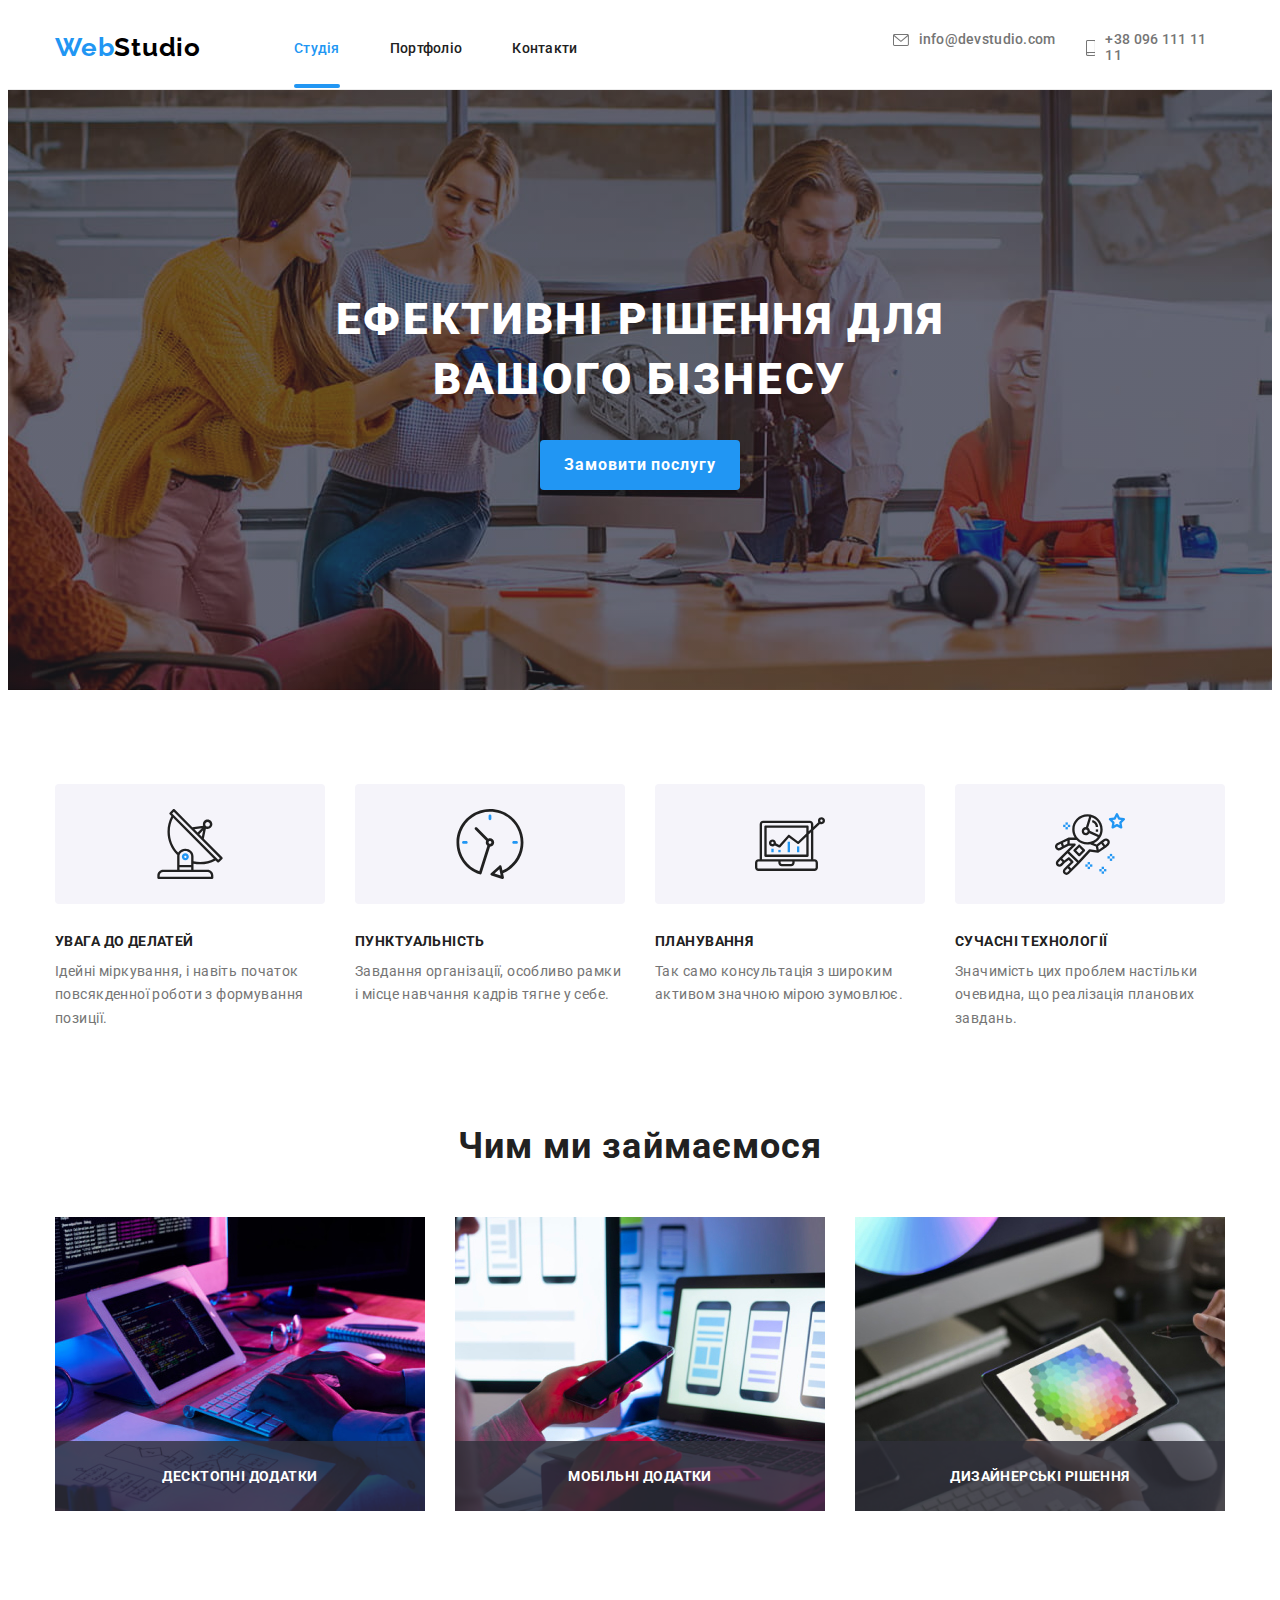
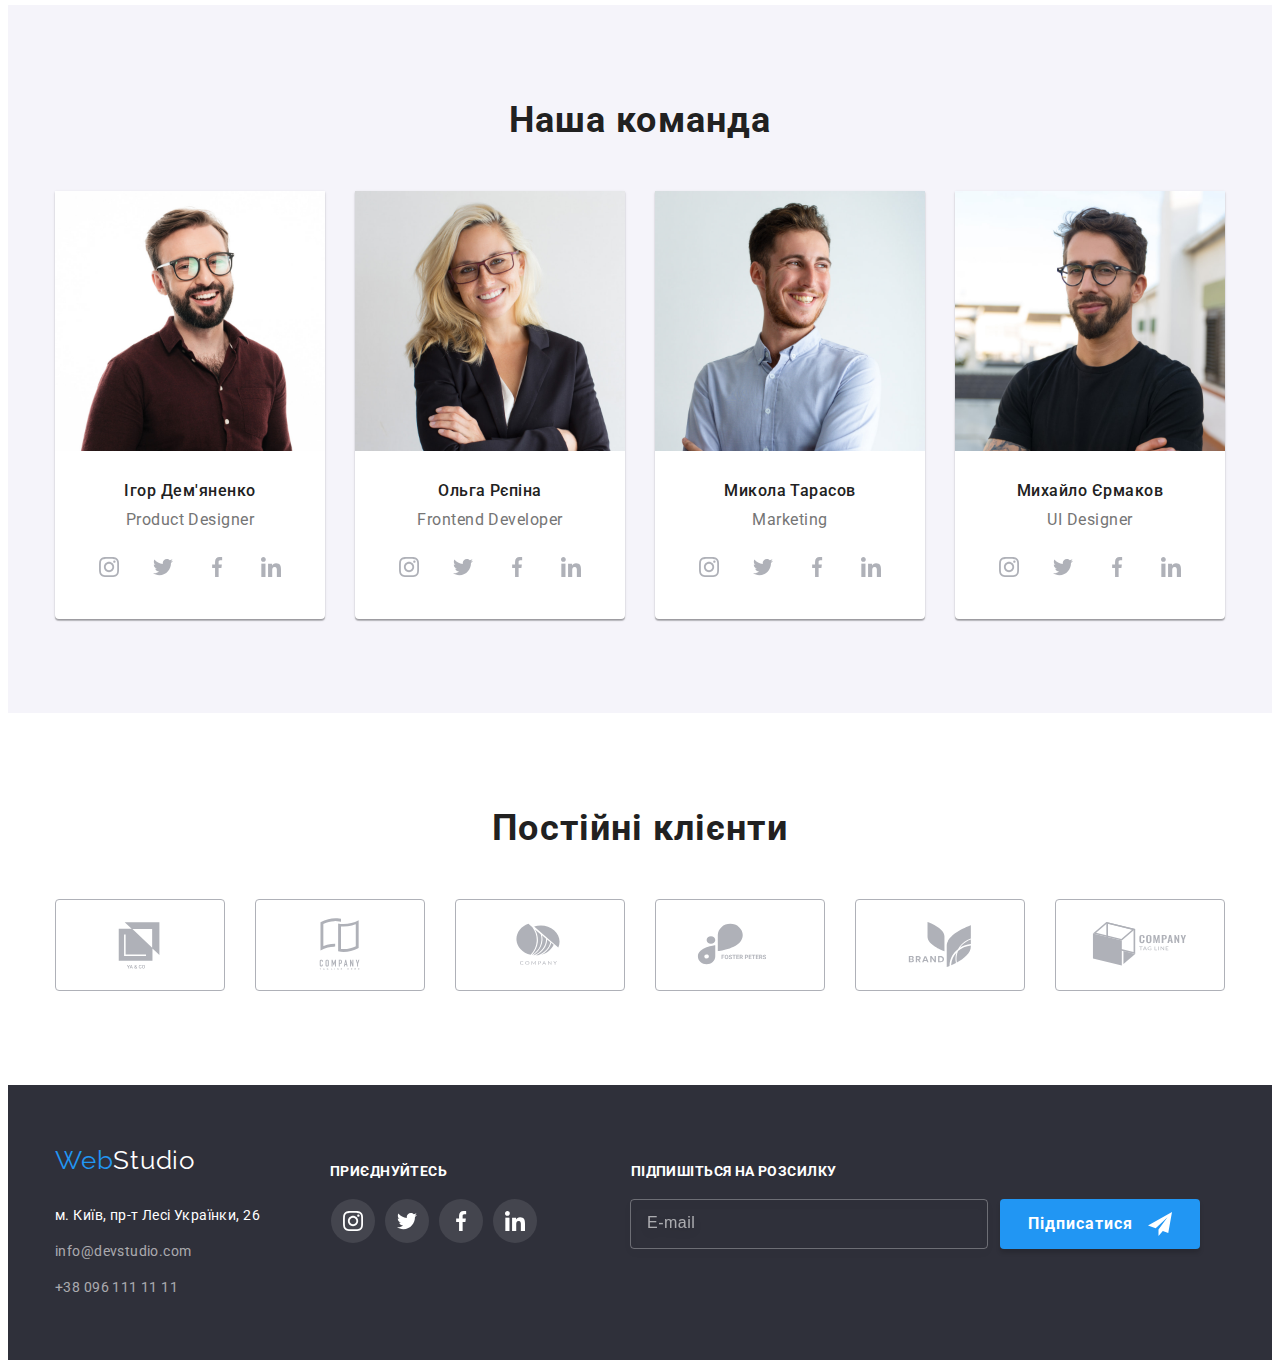
<file: index.html>
<!DOCTYPE html>
<html lang="uk">
<head>
    <meta charset="UTF-8">
    <meta http-equiv="X-UA-Compatible" content="IE=edge">
    <meta name="viewport" content="width=device-width, initial-scale=1.0">
    <title>Document</title>
    
    <link rel="preconnect" href="https://fonts.googleapis.com">
    <link rel="preconnect" href="https://fonts.gstatic.com" crossorigin>
    <link href="https://fonts.googleapis.com/css2?family=Raleway:wght@700&family=Roboto:wght@400;500;700;900&display=swap" rel="stylesheet">
    <link rel="stylesheet" href="https://cdnjs.cloudflare.com/ajax/libs/modern-normalize/1.1.0/modern-normalize.min.css" integrity="sha512-wpPYUAdjBVSE4KJnH1VR1HeZfpl1ub8YT/NKx4PuQ5NmX2tKuGu6U/JRp5y+Y8XG2tV+wKQpNHVUX03MfMFn9Q==" crossorigin="anonymous" referrerpolicy="no-referrer" />
    <link rel="stylesheet" href="./css/styles.css">
</head>
<body>
 <header  class="header">
  <div class="container">
    <div class="header-container">
<nav class="header-nav">
    <a class="link-logo" href="./"><span class="logo-web">Web</span>Studio</a>
    <ul class="list header-menu">
        <li><a class="link link-nav current" href="./index.html">Студія</a></li>
        <li><a class="link link-nav" href="./portfolio.html">Портфоліо</a></li>
        <li><a class="link link-nav" href="#">Контакти</a></li>
    </ul>
    </nav> 
    <ul class="list header-contacts">
    <li>    
      <a class="link mailto-header" href="mailto:info@devstudio.com">
        <svg class="mailto-icon" width="16" height="12">
        <use href="./images/icons.svg#icon-envelope"></use>
      </svg>info@devstudio.com</a>    
    </li>
    <li>         
      <a class="link tel-header" href="tel:+380961111111">
        <svg class="tel-icon" width="10" height="16">
        <use href="./images/icons.svg#icon-smartphone"></use>
      </svg>+38 096 111 11 11</a>
    </li>
    </ul>
    </div>
  </div>
</header>   
 <main>
    <section class="section hero">
    <div class="container">
      <h1 class="hero-title">Ефективні рішення для вашого бізнесу</h1>
      <button type="button" class="button hero-button" data-modal-open>Замовити послугу</button>  
    </div>
    </section>
    <section class="section feature">
      <div class="container">
      <h2 class="visually-hidden">Особливості</h2>
      <ul class="list feature-list">
        <li>
          <div class="feature-card">
            <svg class="feature-icon" width="70" height="70">
              <use href="./images/icons.svg#icon-antenna"></use>
            </svg>
          </div>
            <h3 class="feature-title">Увага до делатей</h3>
            <p class="feature-text">Ідейні міркування, і навіть початок повсякденної роботи з формування позиції.</p>
        </li>
        <li>
          <div class="feature-card">
            <svg class="feature-icon" width="70" height="70">
              <use href="./images/icons.svg#icon-clock"></use>
            </svg>
          </div>
            <h3 class="feature-title">Пунктуальність</h3>
            <p class="feature-text">Завдання організації, особливо рамки і місце навчання кадрів тягне у себе.</p>
        </li>
        <li>
          <div class="feature-card">
            <svg class="feature-icon" width="70" height="70">
              <use href="./images/icons.svg#icon-diagram"></use>
            </svg>
          </div> 
            <h3 class="feature-title">Планування</h3>
            <p class="feature-text">Так само консультація з широким активом значною мірою зумовлює.</p>
        </li>
        <li>
          <div class="feature-card">
            <svg class="feature-icon" width="70" height="70">
              <use href="./images/icons.svg#icon-astronaut"></use>
            </svg>
          </div>
            <h3 class="feature-title">Сучасні технології</h3>
            <p class="feature-text">Значимість цих проблем настільки очевидна, що реалізація планових завдань.</p>
        </li>
      </ul>
      </div>  
    </section>
    <section class="section">
      <div class="container">
       <h2 class="section-title">Чим ми займаємося</h2>
        <ul class="list boxes-list">
        <li class="box">
          <img src="./images/box-1.jpg" alt="Людина працює з комп'ютером" class="box-img">
          <h3 class="box-title">Десктопні додатки</h3>
        </li>
        <li class="box">
          <img src="./images/box-2.jpg" alt="Людина працює з телефоном та ноутбуком">
          <h3 class="box-title">Мобільні додатки</h3>
        </li>
        <li class="box">
          <img src="./images/box-3.jpg" alt="Людина працює з планшетом">
          <h3 class="box-title">Дизайнерські рішення</h3>
        </li>
        </ul>
      </div>
    </section>
    <section class="section our-team">
      <div class="container">
       <h2 class="section-title">Наша команда</h2>
        <ul class="list cards-list">
    <li class="card"><img class="team-img" src="./images/product-designer.jpg" alt="Усміхнений хлопець в окулярах">
      <div class="teammate">  
        <h3 class="teammate-name">Ігор Дем'яненко</h3>
        <p lang="en" class="teammate-position">Product Designer</p>
        <ul class="list socials-list">
          <li class="social-item">
            <a class="link social-link" href="#">
            <svg class="social-icon" width="20" height="20">
            <use href="./images/icons.svg#icon-instagram"></use>
            </svg>
            </a>
          </li>
          <li class="social-item">
            <a class="link social-link" href="#">
            <svg class="social-icon" width="20" height="20">
            <use href="./images/icons.svg#icon-twitter"></use>
            </svg>
            </a>
          </li>
          <li class="social-item">
            <a class="link social-link" href="#">
            <svg class="social-icon" width="20" height="20">
            <use href="./images/icons.svg#icon-facebook"></use>
            </svg>
            </a>
          </li>
          <li class="social-item">
            <a class="link social-link" href="#">
            <svg class="social-icon" width="20" height="20">
            <use href="./images/icons.svg#icon-linkedin"></use>
            </svg>
            </a>
          </li>
        </ul>        
        </div>
    </li>
      <li class="card"><img class="team-img" src="./images/frontend-developer.jpg" alt="Усміхнена дівчина в окулярах">
        <div class="teammate">
        <h3 class="teammate-name">Ольга Рєпіна</h3>
        <p lang="en" class="teammate-position">Frontend Developer</p>
        <ul class="list socials-list">
          <li class="social-item">
            <a class="link social-link" href="#">
            <svg class="social-icon" width="20" height="20">
            <use href="./images/icons.svg#icon-instagram"></use>
            </svg>
            </a>
          </li>
          <li class="social-item">
            <a class="link social-link" href="#">
            <svg class="social-icon" width="20" height="20">
            <use href="./images/icons.svg#icon-twitter"></use>
            </svg>
            </a>
          </li>
          <li class="social-item">
            <a class="link social-link" href="#">
            <svg class="social-icon" width="20" height="20">
            <use href="./images/icons.svg#icon-facebook"></use>
            </svg>
            </a>
          </li>
          <li class="social-item">
            <a class="link social-link" href="#">
            <svg class="social-icon" width="20" height="20">
            <use href="./images/icons.svg#icon-linkedin"></use>
            </svg>
            </a>
          </li>
        </ul>
        </div>
    </li>
      <li class="card"><img class="team-img" src="./images/marketing.jpg" alt="Усміхнений хлопець">
        <div class="teammate">
        <h3 class="teammate-name">Микола Тарасов</h3>
        <p lang="en" class="teammate-position">Marketing</p>
        <ul class="list socials-list">
          <li class="social-item">
            <a class="link social-link" href="#">
            <svg class="social-icon" width="20" height="20">
            <use href="./images/icons.svg#icon-instagram"></use>
            </svg>
            </a>
          </li>
          <li class="social-item">
            <a class="link social-link" href="#">
            <svg class="social-icon" width="20" height="20">
            <use href="./images/icons.svg#icon-twitter"></use>
            </svg>
            </a>
          </li>
          <li class="social-item">
            <a class="link social-link" href="#">
            <svg class="social-icon" width="20" height="20">
            <use href="./images/icons.svg#icon-facebook"></use>
            </svg>
            </a>
          </li>
          <li class="social-item">
            <a class="link social-link" href="#">
            <svg class="social-icon" width="20" height="20">
            <use href="./images/icons.svg#icon-linkedin"></use>
            </svg>
            </a>
          </li>
        </ul>
        </div>
    </li>
      <li class="card"><img class="team-img" src="./images/ui-designer.jpg" alt="Усміхнений хлопець в окулярах">
        <div class="teammate">
        <h3 class="teammate-name">Михайло Єрмаков</h3>
        <p lang="en" class="teammate-position">UI Designer</p>
        <ul class="list socials-list">
          <li class="social-item">
            <a class="link social-link" href="#">
            <svg class="social-icon" width="20" height="20">
            <use href="./images/icons.svg#icon-instagram"></use>
            </svg>
            </a>
          </li>
          <li class="social-item">
            <a class="link social-link" href="#">
            <svg class="social-icon" width="20" height="20">
            <use href="./images/icons.svg#icon-twitter"></use>
            </svg>
            </a>
          </li>
          <li class="social-item">
            <a class="link social-link" href="#">
            <svg class="social-icon" width="20" height="20">
            <use href="./images/icons.svg#icon-facebook"></use>
            </svg>
            </a>
          </li>
          <li class="social-item">
            <a class="link social-link" href="#">
            <svg class="social-icon" width="20" height="20">
            <use href="./images/icons.svg#icon-linkedin"></use>
            </svg>
            </a>
          </li>
        </ul>
        </div>
    </li>
        </ul>
      </div>
    </section>
    <section class="section">
      <div class="container">
        <h2 class="section-title">Постійні клієнти</h2>
        <ul class="list clients-list">
        <li>
          <a class="link client-link" href="#">
          <svg class="client-icon" width="106" height="60">
          <use href="./images/icons.svg#icon-ya-co"></use>
          </svg>
        </a>
        </li>
        <li>
          <a class="link client-link" href="#">
          <svg class="client-icon" width="106" height="60">
          <use href="./images/icons.svg#icon-company-two"></use>
          </svg>
        </a>
        </li>
        <li>
          <a class="link client-link" href="#">
          <svg class="client-icon" width="106" height="60">
          <use href="./images/icons.svg#icon-company-three"></use>
          </svg>
        </a>
        </li>
        <li>
          <a class="link client-link" href="#">
          <svg class="client-icon" width="106" height="60">
          <use href="./images/icons.svg#icon-foster-peters"></use>
          </svg>
        </a>
        </li>
        <li>
          <a class="link client-link" href="#">
          <svg class="client-icon" width="106" height="60">
          <use href="./images/icons.svg#icon-brand"></use>
          </svg>
        </a>
        </li>
        <li>
          <a class="link client-link" href="#">
          <svg class="client-icon" width="106" height="60">
          <use href="./images/icons.svg#icon-tagline-here"></use>
          </svg>
        </a>
        </li>
        </ul>
      </div>
    </section>
 </main>
<footer class="footer">
  <div class="container footer-container">
    <div class="logo">
    <a class="link-logo-footer" href="./"><span class="logo-web">Web</span>Studio</a>
    <address class="address">
      <ul class="list">
        <li><a class="link-address" href="https://goo.gl/maps/TG8gePgE3f3uXfUr5" target="_blank" rel="noopener noreferrer nofollow">м. Київ, пр-т Лесі Українки, 26</a></li>
        <li><a class="link-address mailto" href="mailto:info@devstudio.com">info@devstudio.com</a></li>
        <li><a class="link-address tel" href="tel:+380961111111">+38 096 111 11 11</a></li>
      </ul>    
    </address>
    </div>
    <div class="join">
      <h2 class="join-title">Приєднуйтесь</h2>    
        <ul class="list socials-list">
          <li class="social-item">
            <a class="link join-social-link" href="#">
            <svg class="join-social-icon" width="20" height="20">
            <use href="./images/icons.svg#icon-instagram"></use>
            </svg>
            </a>
          </li>
          <li class="social-item">
            <a class="link join-social-link" href="#">
            <svg class="join-social-icon" width="20" height="20">
            <use href="./images/icons.svg#icon-twitter"></use>
            </svg>
            </a>
          </li>
          <li class="social-item">
            <a class="link join-social-link" href="#">
            <svg class="join-social-icon" width="20" height="20">
            <use href="./images/icons.svg#icon-facebook"></use>
            </svg>
            </a>
          </li>
          <li class="social-item">
            <a class="link join-social-link" href="#">
            <svg class="join-social-icon" width="20" height="20">
            <use href="./images/icons.svg#icon-linkedin"></use>
            </svg>
            </a>
          </li>
        </ul>
    </div>
    <form class="subscribe-form">
      <h2 class="subscribe-title">Підпишіться на розсилку</h2>
     <div class="subscribe">  
        <input class="subscribe-input" type="email" placeholder="E-mail">
        <button class="button subscribe-button" type="submit">
        Підписатися
          <svg class="subscribe-icon" width="24" height="24">
            <use href="./images/icons.svg#icon-send"></use>
          </svg>
        </button>
      </div>
    </form>            
</div>
 </footer>
<div class="backdrop is-hidden" data-modal>
  <div class="modal">
    <button type="button" class="close-button" data-modal-close>
      <svg class="close-icon" width="18" height="18">
        <use href="./images/icons.svg#icon-close-black"></use>
      </svg>
    </button>
    <h2 class="form-title">Залиште свої дані, ми вам передзвонимо</h2>
    <form class="user-form" name="user-form" autocomplete="on">
      <label class="form-field-label" for="user-name">Ім'я</label>
      <div class="form-field">
        <input class="form-field-input" id="user-name" type="text" name="user-name" required minlength="2">
        <svg class="form-field-icon" width="18" height="18">
          <use href="./images/icons.svg#icon-person"></use>
        </svg>
      </div>
      <label class="form-field-label" for="user-tel">Телефон</label>
      <div class="form-field">
        <input class="form-field-input" id="user-tel" type="tel" name="user-tel" required>
        <svg class="form-field-icon" width="18" height="18">
          <use href="./images/icons.svg#icon-phone"></use>
        </svg>
      </div>
      <label class="form-field-label" for="user-email">Пошта</label>
      <div class="form-field">
        <input class="form-field-input" id="user-email" type="email" name="user-email" required>
        <svg class="form-field-icon" width="18" height="18">
          <use href="./images/icons.svg#icon-email"></use>
        </svg>
      </div>
      <label class="form-field-label" for="user-comment">Коментар</label>
      <textarea class="form-field-textarea" name="user-comment" id="user-comment" placeholder="Введіть текст"></textarea>
      <div class="terms-checkbox checkbox">
        <input class="checkbox-input" type="checkbox" name="terms-checkbox" id="checkbox" required>
        <svg class="checkbox-icon" width="16" height="15">
          <use href="./images/icons.svg#icon-check"></use>
        </svg>
        <label class="checkbox-label" for="checkbox">Погоджуюся з розсилкою та приймаю  <a class="terms-ref" href="#">Умови договору</a></label>
      </div>
      <button class="button submit-button" type="submit">Відправити</button>
    </form>
  </div>
</div>
 <script src="./js/modal.js"></script>
</body>
</html>
</file>
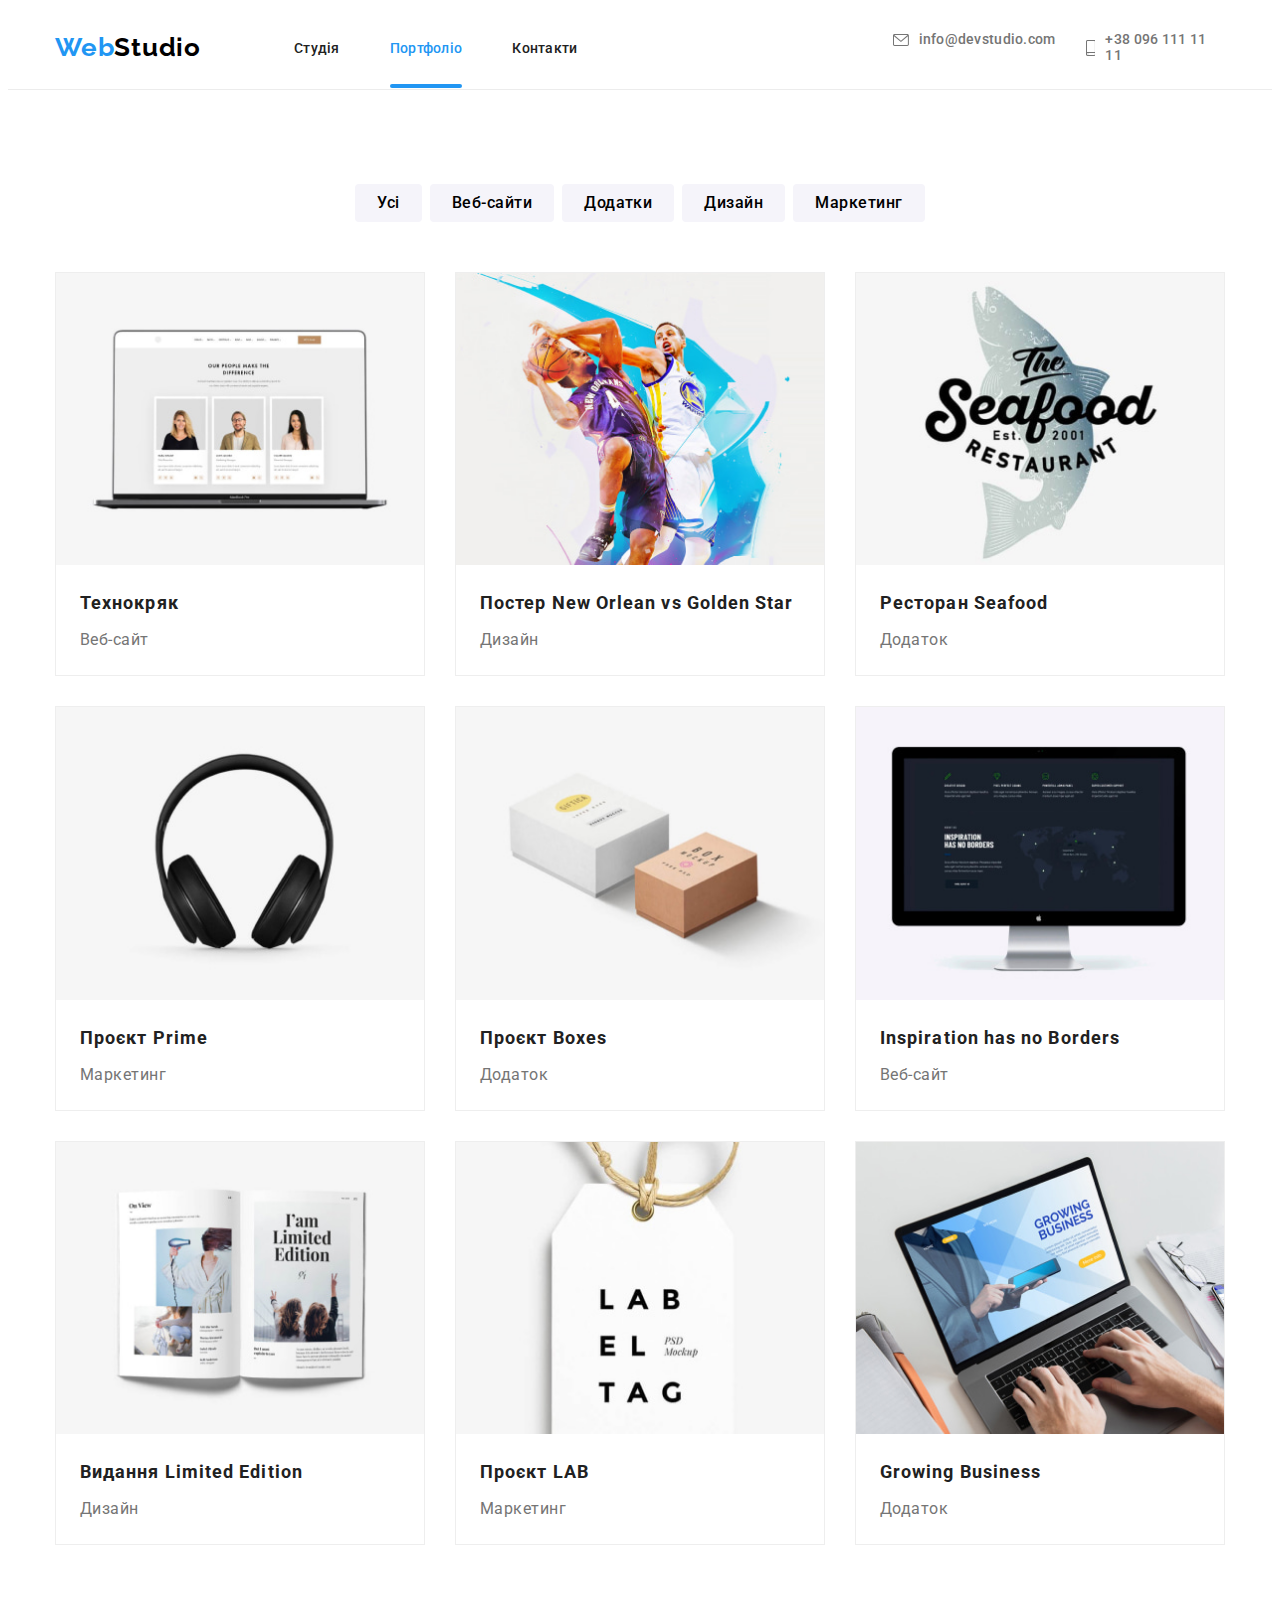
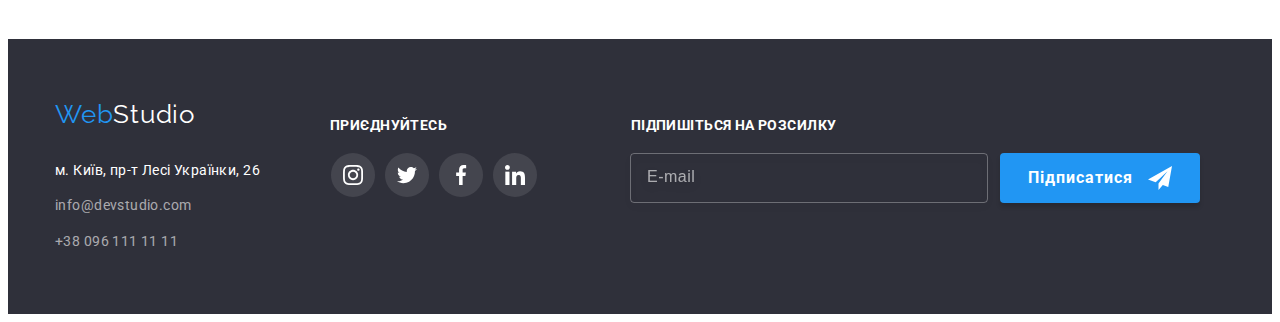
<file: portfolio.html>
<!DOCTYPE html>
<html lang="uk">
<head>
    <meta charset="UTF-8">
    <meta http-equiv="X-UA-Compatible" content="IE=edge">
    <meta name="viewport" content="width=device-width, initial-scale=1.0">
    <title>Portfolio</title>
   
    <link rel="preconnect" href="https://fonts.googleapis.com">
    <link rel="preconnect" href="https://fonts.gstatic.com" crossorigin>
    <link href="https://fonts.googleapis.com/css2?family=Raleway:wght@700&family=Roboto:wght@400;500;700;900&display=swap" rel="stylesheet">
    <link rel="stylesheet" href="https://cdnjs.cloudflare.com/ajax/libs/modern-normalize/1.1.0/modern-normalize.min.css" integrity="sha512-wpPYUAdjBVSE4KJnH1VR1HeZfpl1ub8YT/NKx4PuQ5NmX2tKuGu6U/JRp5y+Y8XG2tV+wKQpNHVUX03MfMFn9Q==" crossorigin="anonymous" referrerpolicy="no-referrer" />
    <link rel="stylesheet" href="./css/styles.css">
</head>
<body>
<header  class="header">
  <div class="container">
    <div class="header-container">
<nav class="header-nav">
    <a class="link-logo" href="./"><span class="logo-web">Web</span>Studio</a>
    <ul class="list header-menu">
        <li><a class="link link-nav" href="./index.html">Студія</a></li>
        <li><a class="link link-nav current" href="./portfolio.html">Портфоліо</a></li>
        <li><a class="link link-nav" href="#">Контакти</a></li>
    </ul>
    </nav> 
<ul class="list header-contacts">
    <li>    
      <a class="link mailto-header" href="mailto:info@devstudio.com">
        <svg class="mailto-icon" width="16" height="12">
        <use href="./images/icons.svg#icon-envelope"></use>
      </svg>info@devstudio.com</a>    
    </li>
    <li>         
      <a class="link tel-header" href="tel:+380961111111">
        <svg class="tel-icon" width="10" height="16">
        <use href="./images/icons.svg#icon-smartphone"></use>
      </svg>+38 096 111 11 11</a>
    </li>
    </ul>
    </div>
  </div>
</header> 
<main>
<section class="section">
<div class="container">
<h1 class="visually-hidden">Портфоліо</h1>
<ul class="list project-button-list">
   <li><button type="button" class="button project-button">Усі</button></li>
   <li><button type="button" class="button project-button">Веб-сайти</button></li>
   <li><button type="button" class="button project-button">Додатки</button></li>
   <li><button type="button" class="button project-button">Дизайн</button></li>
   <li><button type="button" class="button project-button">Маркетинг</button></li> 
</ul>
<ul class="list project-card-list">
    <li class="project-card">
      <div class="project-item">
        <img class="img" src="./images/tekhnokriak.jpg" alt="Екран ноутбука">
          <div class="project-overlay">
          <p class="overlay-text">Ресурс пропонує комплексні пропозиції з різним рівнем функціоналу та сервісів. Все це дозволить відвідувачу отримати
          вичерпні відомості про компанію чи приватну особу.</p>
          </div>
        </div>
        <div class="card-title">
        <h2 class="project-title">Технокряк</h2>
        <p class="project-type">Веб-сайт</p>
        </div>
    </li>
    <li class="project-card">
      <div class="project-item">
        <img class="img" src="./images/new-orlean-vs-golden-star.jpg" alt="Двоє хлопців іграють в баскетбол">
        <div class="project-overlay">
          <p class="overlay-text">Ресурс пропонує комплексні пропозиції з різним рівнем функціоналу та сервісів. Все це дозволить відвідувачу отримати
          вичерпні відомості про компанію чи приватну особу.</p>
          </div>
        </div>
        <div class="card-title">
        <h2 class="project-title">Постер New Orlean vs Golden Star</h2>
        <p class="project-type">Дизайн</p>
        </div>
    </li>
    <li class="project-card">
      <div class="project-item">
        <img src="./images/seafood.jpg" alt="Риба та назва ресторану">
        <div class="project-overlay">
          <p class="overlay-text">Ресурс пропонує комплексні пропозиції з різним рівнем функціоналу та сервісів. Все це дозволить відвідувачу отримати
          вичерпні відомості про компанію чи приватну особу.</p>
          </div>
        </div>
        <div class="card-title">
        <h2 class="project-title">Ресторан Seafood</h2>
        <p class="project-type">Додаток</p>
        </div>
    </li>
    <li class="project-card">
      <div class="project-item">
        <img src="./images/prime.jpg" alt="Навушники">
        <div class="project-overlay">
          <p class="overlay-text">Ресурс пропонує комплексні пропозиції з різним рівнем функціоналу та сервісів. Все це дозволить відвідувачу отримати
          вичерпні відомості про компанію чи приватну особу.</p>
          </div>
        </div>
        <div class="card-title">
        <h2 class="project-title">Проєкт Prime</h2>
        <p class="project-type">Маркетинг</p>
        </div>
    </li>
    <li class="project-card">
      <div class="project-item">
        <img src="./images/boxes.jpg" alt="Дві коробки">
        <div class="project-overlay">
          <p class="overlay-text">Ресурс пропонує комплексні пропозиції з різним рівнем функціоналу та сервісів. Все це дозволить відвідувачу отримати
          вичерпні відомості про компанію чи приватну особу.</p>
          </div>
        </div>
        <div class="card-title">
        <h2 class="project-title">Проєкт Boxes</h2>
        <p class="project-type">Додаток</p>
        </div>
    </li>
    <li class="project-card">
      <div class="project-item">
        <img src="./images/inspiration-has-no-borders.jpg" alt="Комп'ютер мак">
        <div class="project-overlay">
          <p class="overlay-text">Ресурс пропонує комплексні пропозиції з різним рівнем функціоналу та сервісів. Все це дозволить відвідувачу отримати
          вичерпні відомості про компанію чи приватну особу.</p>
          </div>
        </div>  
        <div class="card-title">
        <h2 class="project-title">Inspiration has no Borders</h2>
        <p class="project-type">Веб-сайт</p>
        </div>
    </li>
    <li class="project-card">
      <div class="project-item">
        <img src="./images/limited-edition.jpg" alt="Відкритий журнал">
        <div class="project-overlay">
          <p class="overlay-text">Ресурс пропонує комплексні пропозиції з різним рівнем функціоналу та сервісів. Все це дозволить відвідувачу отримати
          вичерпні відомості про компанію чи приватну особу.</p>
          </div>
        </div> 
        <div class="card-title">
        <h2 class="project-title">Видання Limited Edition</h2>
        <p class="project-type">Дизайн</p>
        </div>
    </li>
    <li class="project-card">
      <div class="project-item">
        <img src="./images/lab.jpg" alt="Бірка">
        <div class="project-overlay">
          <p class="overlay-text">Ресурс пропонує комплексні пропозиції з різним рівнем функціоналу та сервісів. Все це дозволить відвідувачу отримати
          вичерпні відомості про компанію чи приватну особу.</p>
          </div>
        </div>
        <div class="card-title">
        <h2 class="project-title">Проєкт LAB</h2>
        <p class="project-type">Маркетинг</p>
        </div>
    </li>
    <li class="project-card">
      <div class="project-item">
        <img src="./images/growing-business.jpg" alt="Людина працює з ноутбуком">
        <div class="project-overlay">
          <p class="overlay-text">Ресурс пропонує комплексні пропозиції з різним рівнем функціоналу та сервісів. Все це дозволить відвідувачу отримати
          вичерпні відомості про компанію чи приватну особу.</p>
          </div>
        </div>
        <div class="card-title">
        <h2 class="project-title">Growing Business</h2>
        <p class="project-type">Додаток</p>
        </div>
    </li>
</ul>
</div>
</section>
</main>    
<footer class="footer">
  <div class="container footer-container">
    <div class="logo">
    <a class="link-logo-footer" href="./"><span class="logo-web">Web</span>Studio</a>
    <address class="address">
      <ul class="list">
        <li><a class="link-address" href="https://goo.gl/maps/TG8gePgE3f3uXfUr5" target="_blank" rel="noopener noreferrer nofollow">м. Київ, пр-т Лесі Українки, 26</a></li>
        <li><a class="link-address mailto" href="mailto:info@devstudio.com">info@devstudio.com</a></li>
        <li><a class="link-address tel" href="tel:+380961111111">+38 096 111 11 11</a></li>
      </ul>    
    </address>
    </div>
    <div class="join">
      <h2 class="join-title">Приєднуйтесь</h2>    
        <ul class="list socials-list">
          <li class="social-item">
            <a class="link join-social-link" href="#">
            <svg class="join-social-icon" width="20" height="20">
            <use href="./images/icons.svg#icon-instagram"></use>
            </svg>
            </a>
          </li>
          <li class="social-item">
            <a class="link join-social-link" href="#">
            <svg class="join-social-icon" width="20" height="20">
            <use href="./images/icons.svg#icon-twitter"></use>
            </svg>
            </a>
          </li>
          <li class="social-item">
            <a class="link join-social-link" href="#">
            <svg class="join-social-icon" width="20" height="20">
            <use href="./images/icons.svg#icon-facebook"></use>
            </svg>
            </a>
          </li>
          <li class="social-item">
            <a class="link join-social-link" href="#">
            <svg class="join-social-icon" width="20" height="20">
            <use href="./images/icons.svg#icon-linkedin"></use>
            </svg>
            </a>
          </li>
        </ul>
    </div>
    <form class="subscribe-form">
      <h2 class="subscribe-title">Підпишіться на розсилку</h2>
     <div class="subscribe">  
        <input class="subscribe-input" type="email" placeholder="E-mail">
        <button class="button subscribe-button" type="submit">
        Підписатися
          <svg class="subscribe-icon" width="24" height="24">
            <use href="./images/icons.svg#icon-send"></use>
          </svg>
        </button>
      </div>
    </form>            
</div>
 </footer>
</body>
</html>
</file>
<file: css/styles.css>
:root {
    --color-primery: #212121;
    --color-secondary: #757575;
    --color-logo: #000;
    --color-action-primery: #FFF;
    --color-action-secondary: #2196F3;
    --color-button-action: #188CE8;
    --color-button-border: #EEE;
    --color-background-primery: #F5F5F5;
    --color-background-secondary: #F5F4FA;
    --color-background-tertiary: #C4C4C4;
    --color-section-background: #2F303A;
    --color-icon-primary: #AFB1B8;
    --project-card-gap: 30px;
    --action-duration: 250ms;
    --cubic-bezier: cubic-bezier(0.4, 0, 0.2, 1);
}
* {
    box-sizing: border-box;
}

h1,
h2, 
h3, 
h4, 
h5, 
h6, 
p {
    margin-top: 0;
}
body {
    font-family: "Roboto", sans-serif;
    color: var(--color-primery);
    background-color: var(--color-action-primery 0.4);
}
.visually-hidden {
    position: absolute;
    white-space: nowrap;
    width: 1px;
    height: 1px;
    overflow: hidden;
    border: 0;
    padding: 0;
    clip: rect(0 0 0 0);
    clip-path: inset(50%);
    margin: -1px;
}
.list {
    list-style: none;
    padding-left: 0;
    margin: 0;
}
.link {
    text-decoration: none;
    cursor: pointer;
    font-weight: 500;
    font-size: 14px;
    line-height: 1.14;
    letter-spacing: 0.02em;
    color: inherit;
}
.button {
    font-family: inherit;
    cursor: pointer;
    border: none;
}
.container {
    width: auto;
    max-width: 1200px;
    margin: 0 auto;
    padding: 0 15px;
}
.section {
    background-color: inherit;
    padding: 94px 0;
}
img {
    display: block;
    max-width: 100%;
    height: auto;
}

/* Шапка */

.header {
    border-bottom: 1px solid #ECECEC;
    padding: 24px 0 25px;
}
.header-container {
    display: flex;
    justify-content: space-between;
    align-items: center;
    gap: 315px;
    }
.header-nav {
    display: flex;
    justify-content: space-between;
    align-items: center;
    flex-grow: 1;
    gap: 93px;
}
.header-menu {
    display: flex;
    gap: 50px;
}
.header-contacts {
    display: flex;
    gap: 30px;
}
.link-logo {
    font-family: 'Raleway';
    font-weight: 700;
    line-height: 1.2;
    font-size: 26px;
    color: var(--color-logo);
    letter-spacing: 0.03em;
    text-decoration: none;
}
.logo-web {
    color: var(--color-action-secondary);
}
.link-nav {
    padding: 32px 0;
    position: relative;
    transition-property: color;
    transition-duration: var(--action-duration);
    transition-timing-function: var(--cubic-bezier);
}
.link-nav:hover, .link-nav:focus, .link-nav:active {
    color: var(--color-action-secondary);
}
.link-nav.current {
    color: var(--color-action-secondary);
}
.link-nav.current::after {
    content: '';
    position: absolute;
    display: block;
    left: 0;
    bottom: 0;
    width: 100%;
    height: 4px;
    background-color: var(--color-action-secondary);
    border-radius: 2px;
   }

.mailto-header,
.tel-header {
    display: flex;
    align-items: center;
    color: var(--color-secondary);
    gap: 10px;
    transition-property: color;
    transition-duration: var(--action-duration);
    transition-timing-function: var(--cubic-bezier);
}
.mailto-icon,
.tel-icon {
    fill: currentColor;
    transition-property: fill;
    transition-duration: var(--action-duration);
    transition-timing-function: var(--cubic-bezier);
}
.mailto-header:hover, .mailto-icon:hover,
.mailto-header:focus, .mailto-icon:focus,
.tel-header:hover, .tel-header:focus,
.tel-icon:hover, .tel-icon:focus
 {
    color: var(--color-action-secondary);
    fill: var(--color-action-secondary);
    }

/* Герой */

.hero {
    max-width: 1600px;
    margin: 0 auto;
    padding: 200px 0;
    background-color: var(--color-background-tertiary);
    background-image: linear-gradient(rgba(47, 48, 58, 0.4), rgba(47, 48, 58, 0.4)), url(../images/hero-image.jpg);
    background-repeat: no-repeat;
    background-position: center;
    background-size: cover;
}
.hero-title {
    width: 696px;
    color: var(--color-action-primery);
    font-size: 44px;
    line-height: 1.36;
    font-weight: 900;
    text-align: center;
    letter-spacing: 0.06em;
    text-transform: uppercase;
    margin-left: auto;
    margin-right: auto;
    margin-bottom: 30px;
}
.hero-button {
    font-weight: 700;
    font-size: 16px;
    line-height: 1.88;
    display: block;
    align-items: center;
    text-align: center;
    letter-spacing: 0.06em;
    color: var(--color-action-primery);
    background-color: var(--color-action-secondary); 
    box-shadow: 0px 4px 4px rgba(0, 0, 0, 0.15);
    border-radius: 4px;
    width: 200px;
    height: 50px;
    margin-left: auto;
    margin-right: auto;
    transition-property: background-color;
    transition-duration: var(--action-duration);
    transition-timing-function: var(--cubic-bezier);
}
.hero-button:hover, .hero-button:focus, .hero-button:active {
    background-color: var(--color-button-action);
}

/* Особливості */

.feature {
    padding-bottom: 0;
}
.feature-card {
    display: flex;
    justify-content: center;
    align-items: center;
    height: 120px;
    margin-bottom: 30px;
    background-color: var(--color-background-secondary);
    border-radius: 4px;
}
.feature-list {
    display: flex;
    gap: 30px;
    }
 .feature-title {
    font-size: 14px;
    line-height: 1.14;
    letter-spacing: 0.03em;
    text-transform: uppercase;
    margin-bottom: 10px;
}
.feature-text {
    font-size: 14px;
    line-height: 1.7;
    letter-spacing: 0.03em;
    color: var(--color-secondary);
    width: 270px;
    margin-bottom: 0;
}

/* Чим ми займаємося, Наша команда*/

.section-title {
    font-size: 36px;
    line-height: 1.17;
    text-align: center;
    letter-spacing: 0.03em;
    margin-bottom: 50px;
}
.boxes-list {
    display: flex;
    gap: 30px;
}
.box {
    position: relative;
}
.box-title {
    display: flex;
    position: absolute;
    width: 370px;
    height: 70px;
    margin: 0;
    justify-content: center;
    align-items: center;
    bottom: 0;
    font-size: 14px;
    text-align: center;
    letter-spacing: 0.03em;
    text-transform: uppercase;
    color: var(--color-action-primery);
    background: rgba(47, 48, 58, 0.8);
}
.our-team {
    background-color: var(--color-background-secondary);
}
.cards-list {
    display: flex;
    gap: 30px;
}
.card {
    background-color: var(--color-action-primery);
    box-shadow: 0px 1px 3px rgba(0, 0, 0, 0.12), 0px 1px 1px rgba(0, 0, 0, 0.14), 0px 2px 1px rgba(0, 0, 0, 0.2);
    border-radius: 0px 0px 4px 4px;
}
.team-img {
width: 270px;
height: 260px;
}
.teammate {
    padding: 30px 0;
}
.teammate-name {
    font-weight: 500;
    font-size: 16px;
    line-height: 1.19;
    text-align: center;
    letter-spacing: 0.03em;
    margin-bottom: 10px;
}
.teammate-position {
    font-size: 16px;
    line-height: 1.19;
    text-align: center;
    letter-spacing: 0.03em;
    color: var(--color-secondary);
    margin-bottom: 16px;
}
.socials-list {
    display: flex;
    justify-content: center;
    align-items: center;
    gap: 10px;
}
.social-item {
    width: 44px;
    height: 44px;    
}
.social-link {
    display: flex;
    justify-content: center;
    align-items: center;
    width: 100%;
    height: 100%;
    fill: var(--color-icon-primary);
    border-radius: 50%;
    transition-property: fill background-color;
    transition-duration: var(--action-duration);
    transition-timing-function: var(--cubic-bezier);
}
.social-link:hover, .social-link:focus {
    fill: var(--color-action-primery);
    background-color: var(--color-action-secondary);
}

/* Наші клієнти */

.clients-list {
    display: flex;
    justify-content: center;
    align-items: center;
    gap: 30px;
}
.client-link {
    display: flex;
    justify-content: center;
    align-items: center;
    width: 170px;
    height: 92px;
    border: 1px solid var(--color-icon-primary);
    border-radius: 4px;
    fill: var(--color-icon-primary);
    transition-property: fill border-color;
    transition-duration: var(--action-duration);
    transition-timing-function: var(--cubic-bezier);
    }
.client-link:hover, .client-link:focus {
    fill: var(--color-action-secondary);
    border-color: var(--color-action-secondary);
}

/* Портфоліо */

.project-button-list {
    display: flex;
    justify-content: center;
    gap: 8px;
    margin-bottom: 50px;
}
.project-button {
    font-weight: 500;
    font-size: 16px;
    line-height: 1.63;
    text-align: center;
    letter-spacing: 0.03em;
    background-color: var(--color-background-secondary);
    border-radius: 4px;
    padding: 6px 22px;
    transition-property: color background-color;
    transition-duration: var(--action-duration);
    transition-timing-function: var(--cubic-bezier);
}
.project-button:hover, .project-button:focus, .project-button:active {
    color: var(--color-action-primery);
    background-color: var(--color-action-secondary);
}
.project-card-list {
    display: flex;
    flex-wrap: wrap;
    margin-left: calc(-1*var(--project-card-gap));
    margin-top: calc(-1*var(--project-card-gap));
}
.project-card {
    flex-basis: calc(100%/3 - 30px);
    background-color: var(--color-action-primery);
    border: 1px solid var(--color-button-border);
    margin-left: var(--project-card-gap);
    margin-top: var(--project-card-gap);
    transition-property: box-shadow;
    transition-duration: var(--action-duration);
    transition-timing-function: var(--cubic-bezier);
}
.project-item {
    position: relative;
    overflow: hidden;
}
.project-overlay {
    position: absolute;
    top: 0;
    left: 0;
    width: 100%;
    height: 100%;
    transform: translateY(101%);
    transition-property: transform;
    transition-duration: var(--action-duration);
    transition-timing-function: var(--cubic-bezier);
    padding: 63px 24px;
    color: var(--color-action-primery);
    background-color: rgba(33, 150, 243, 0.9);
}
.overlay-text {
    font-size: 18px;
    line-height: 28px;
    letter-spacing: 0.03em;
}
.project-card:hover .project-overlay, 
.project-card:focus .project-overlay {
    transform: translateY(0);
}
.project-card:hover, 
.project-card:focus {
    box-shadow: 0px 1px 1px rgba(0, 0, 0, 0.12), 0px 4px 4px rgba(0, 0, 0, 0.06), 1px 4px 6px rgba(0, 0, 0, 0.16);
}
.card-title {
    padding: 20px 24px;
}
.project-title {
    font-size: 18px;
    line-height: 2;
    letter-spacing: 0.06em;
    margin-bottom: 4px;
}
.project-type {
    font-size: 16px;
    line-height: 1.88;
    letter-spacing: 0.03em;
    color: var(--color-secondary);
    margin-bottom: 0;
}

/* Підвал */

.footer {
    background-color: var(--color-section-background);
    padding: 60px 0;
}
.footer-container {
    display: flex;
    gap: 70px;
}
.link-logo-footer {
    font-family: 'Raleway';
    font-size: 26px;
    line-height: 1.2;
    letter-spacing: 0.03em;
    color: var(--color-action-primery);
    text-decoration: none;
    }
.address {
    font-style: normal;
    font-size: 14px;
    line-height: 1.7;
    letter-spacing: 0.03em;
    margin-top: 28px;
}
.link-address {
    display: inline-block;
    color: var(--color-action-primery);
    text-decoration: none;
    cursor: pointer;
}
.mailto, .tel {
    color: rgba(255, 255, 255, 0.6);
    margin-top: 12px;
    transition-property: color;
    transition-duration: var(--action-duration);
    transition-timing-function: var(--cubic-bezier);
    }
.mailto:hover, .mailto:focus,
.tel:hover, .tel:focus {
    color: var(--color-action-secondary);
}
.join {
    display: flex;
    flex-direction: column;
    justify-content: center;
    align-items: center;
    margin-bottom: 40px;
}
.join-title {
    font-size: 14px;
    letter-spacing: 0.03em;
    text-transform: uppercase;
    color: var(--color-action-primery);
    margin: 0 90px 20px 0;
}
.join-social-link {
    display: flex;
    justify-content: center;
    align-items: center;
    width: 100%;
    height: 100%;
    fill: var(--color-action-primery);
    background-color: rgba(255, 255, 255, 0.1);
    border-radius: 50%;
    transition-property: fill background-color;
    transition-duration: var(--action-duration);
    transition-timing-function: var(--cubic-bezier);
}
.join-social-link:hover, .join-social-link:focus {
    fill: var(--color-action-primery);
    background-color: var(--color-action-secondary);
}
.subscribe-form {
    position: relative;
    display: flex;
    flex-direction: column;
    justify-content: center;
    align-items: center;
    margin-left: 23px;
    margin-bottom: 34px;

}
.subscribe {
    display: flex;
    position: relative;
    gap: 12px;
}
.subscribe-title {
    /* position: absolute;
    top: 0;
    left: 0; */
    font-weight: 700;
    font-size: 14px;
    letter-spacing: 0.03em;
    text-transform: uppercase;
    color: var(--color-action-primery);
    margin: 0 363px 20px 0;
}
.subscribe-input {
    width: 358px;
    height: 50px;
    padding-left: 16px;
    color: rgba(255, 255, 255, 0.6);
    background-color: transparent;
    border: 1px solid rgba(255, 255, 255, 0.3);
    filter: drop-shadow(0px 4px 4px rgba(0, 0, 0, 0.15));
    border-radius: 4px;
    outline: none;
}
.subscribe-input::placeholder {
    font-size: 16px;
    line-height: 1.25;
    letter-spacing: 0.03em;
    color: rgba(255, 255, 255, 0.6);
}
.subscribe-button {
    position: relative;
    font-weight: 700;
    font-size: 16px;
    line-height: 1.88;
    display: block;
    align-items: center;
    text-align: left;
    letter-spacing: 0.06em;
    color: var(--color-action-primery);
    background-color: var(--color-action-secondary); 
    box-shadow: 0px 4px 4px rgba(0, 0, 0, 0.15);
    border-radius: 4px;
    width: 200px;
    height: 50px;
    padding: 10px 28px;
    margin-left: auto;
    margin-right: auto;
    transition-property: background-color;
    transition-duration: var(--action-duration);
    transition-timing-function: var(--cubic-bezier);
}
.subscribe-button:hover, .subscribe-button:focus, .subscribe-button:active {
    background-color: var(--color-button-action);
}
.subscribe-icon {
    position: absolute;
    top: 13px;
    right: 28px;
    fill: var(--color-action-primery);
}

/* Модальне вікно */

.backdrop {
    position: fixed;
    top: 50%;
    left: 50%;
    transform: translate(-50%, -50%);
    width: 100%;
    max-width: 1600px;
    height: 100%;
    max-height: 1024px;
    background-color: rgba(0, 0, 0, 0.2);
    opacity: 1;
    transition-property: opacity;
    transition-duration: var(--action-duration);
    transition-timing-function: var(--cubic-bezier);
}
.is-hidden {
    opacity: 0;
    visibility: hidden;
    pointer-events: none;
}
.modal {
    position: absolute;
    width: 100%;
    max-width: 528px;
    height: 100%;
    max-height: 581px;
    left: 50%;
    top: 50%;
    padding: 40px;
    transform: translate(-50%, -50%) scale(1);
    /* transition: transform var(--action-duration) var(--cubic-bezier); */
    transition-property: transform;
    transition-duration: var(--action-duration);
    transition-timing-function: var(--cubic-bezier);
    background-color: var(--color-action-primery);
    box-shadow: 0px 1px 3px rgba(0, 0, 0, 0.12), 0px 1px 1px rgba(0, 0, 0, 0.14), 0px 2px 1px rgba(0, 0, 0, 0.2);
    border-radius: 4px;
    visibility: visible;
}
.backdrop.is-hidden .modal {
    transform: translate(-50%, -50%) scale(1.25);
}
.close-button {
    display: flex;
    justify-content: center;
    align-items: center;
    position: absolute;
    top: 8px;
    right: 8px;
    width: 30px;
    height: 30px;
    background-color: var(--color-action-primery);
    border-radius: 50%;
    border: 1px solid rgba(0, 0, 0, 0.1);
    cursor: pointer;
}
.close-icon:hover, .close-icon:focus {
    fill: var(--color-action-secondary);
}

/* Форми */

.form-title {
    font-size: 20px;
    text-align: center;
    letter-spacing: 0.03em;
    margin-bottom: 12px;
}
.user-form {
    width: 100%;
    max-height: 342px;
}
.form-field {
    position: relative;
    /* margin-bottom: 10px; */
    margin: 2px 0 7px 0;
}
.form-field-label {
    font-size: 12px;
    color: var(--color-secondary);
}
.form-field-input {
    width: 100%;
    height: 40px;
    padding: 0 12px 0 42px;
    border: 1px solid rgba(33, 33, 33, 0.2);
    border-radius: 4px;
    outline: none;
    transition-property: border-color;
    transition-duration: var(--action-duration);
    transition-timing-function: var(--cubic-bezier);
}
.form-field-textarea {
    width: 100%;
    height: 120px;
    padding: 12px 16px;
    /* margin-bottom: 20px; */
    margin: 2px 0 17px 0;
    border: 1px solid rgba(33, 33, 33, 0.2);
    border-radius: 4px;
    outline: none;
    resize: none;
    transition-property: border-color;
    transition-duration: var(--action-duration);
    transition-timing-function: var(--cubic-bezier);
}
.form-field-textarea::placeholder {
    font-size: 12px;
    line-height: 1.167;
    letter-spacing: 0.01em;
    color: rgba(117, 117, 117, 0.5);
}
.form-field-input:focus, .form-field-textarea:focus {
    border-color: var(--color-action-secondary);
}
.form-field-icon {
    position: absolute;
    top: 50%;
    left: 12px;
    transform: translateY(-50%);
    transition-property: fill;
    transition-duration: var(--action-duration);
    transition-timing-function: var(--cubic-bezier);
}
.form-field-input:focus + .form-field-icon {
    fill: var(--color-action-secondary);
}
.checkbox {
    display: flex;
    position: relative;
    align-items: center;
    margin-left: 12px;
    margin-bottom: 30px;
}
.checkbox-input {
    appearance: none;
    }
.checkbox-label {
    position: relative;
    padding-left: 24px;
    font-size: 14px;
    line-height: 1.714;
    letter-spacing: 0.03em;
    color: var(--color-secondary);
}
.checkbox-icon {
    position: absolute;
    fill: transparent;
    border: 2px solid var(--color-primery);
    border-radius: 2px;
}
.checkbox-input:checked + .checkbox-icon {
    fill: var(--color-action-primery);
    background-color: var(--color-action-secondary);
    border-color: var(--color-action-secondary);
}
.terms-ref {
    font-size: 14px;
    line-height: 1.714;
    letter-spacing: 0.03em;
    color: var(--color-action-secondary);
}
.submit-button {
    font-weight: 700;
    font-size: 16px;
    line-height: 1.88;
    display: block;
    align-items: center;
    text-align: center;
    letter-spacing: 0.06em;
    color: var(--color-action-primery);
    background-color: var(--color-action-secondary); 
    box-shadow: 0px 4px 4px rgba(0, 0, 0, 0.15);
    border-radius: 4px;
    width: 200px;
    height: 50px;
    margin-left: auto;
    margin-right: auto;
    transition-property: background-color;
    transition-duration: var(--action-duration);
    transition-timing-function: var(--cubic-bezier);    
}
.submit-button:hover, .submit-button:focus, .submit-button:active {
    background-color: var(--color-button-action);
}
</file>
